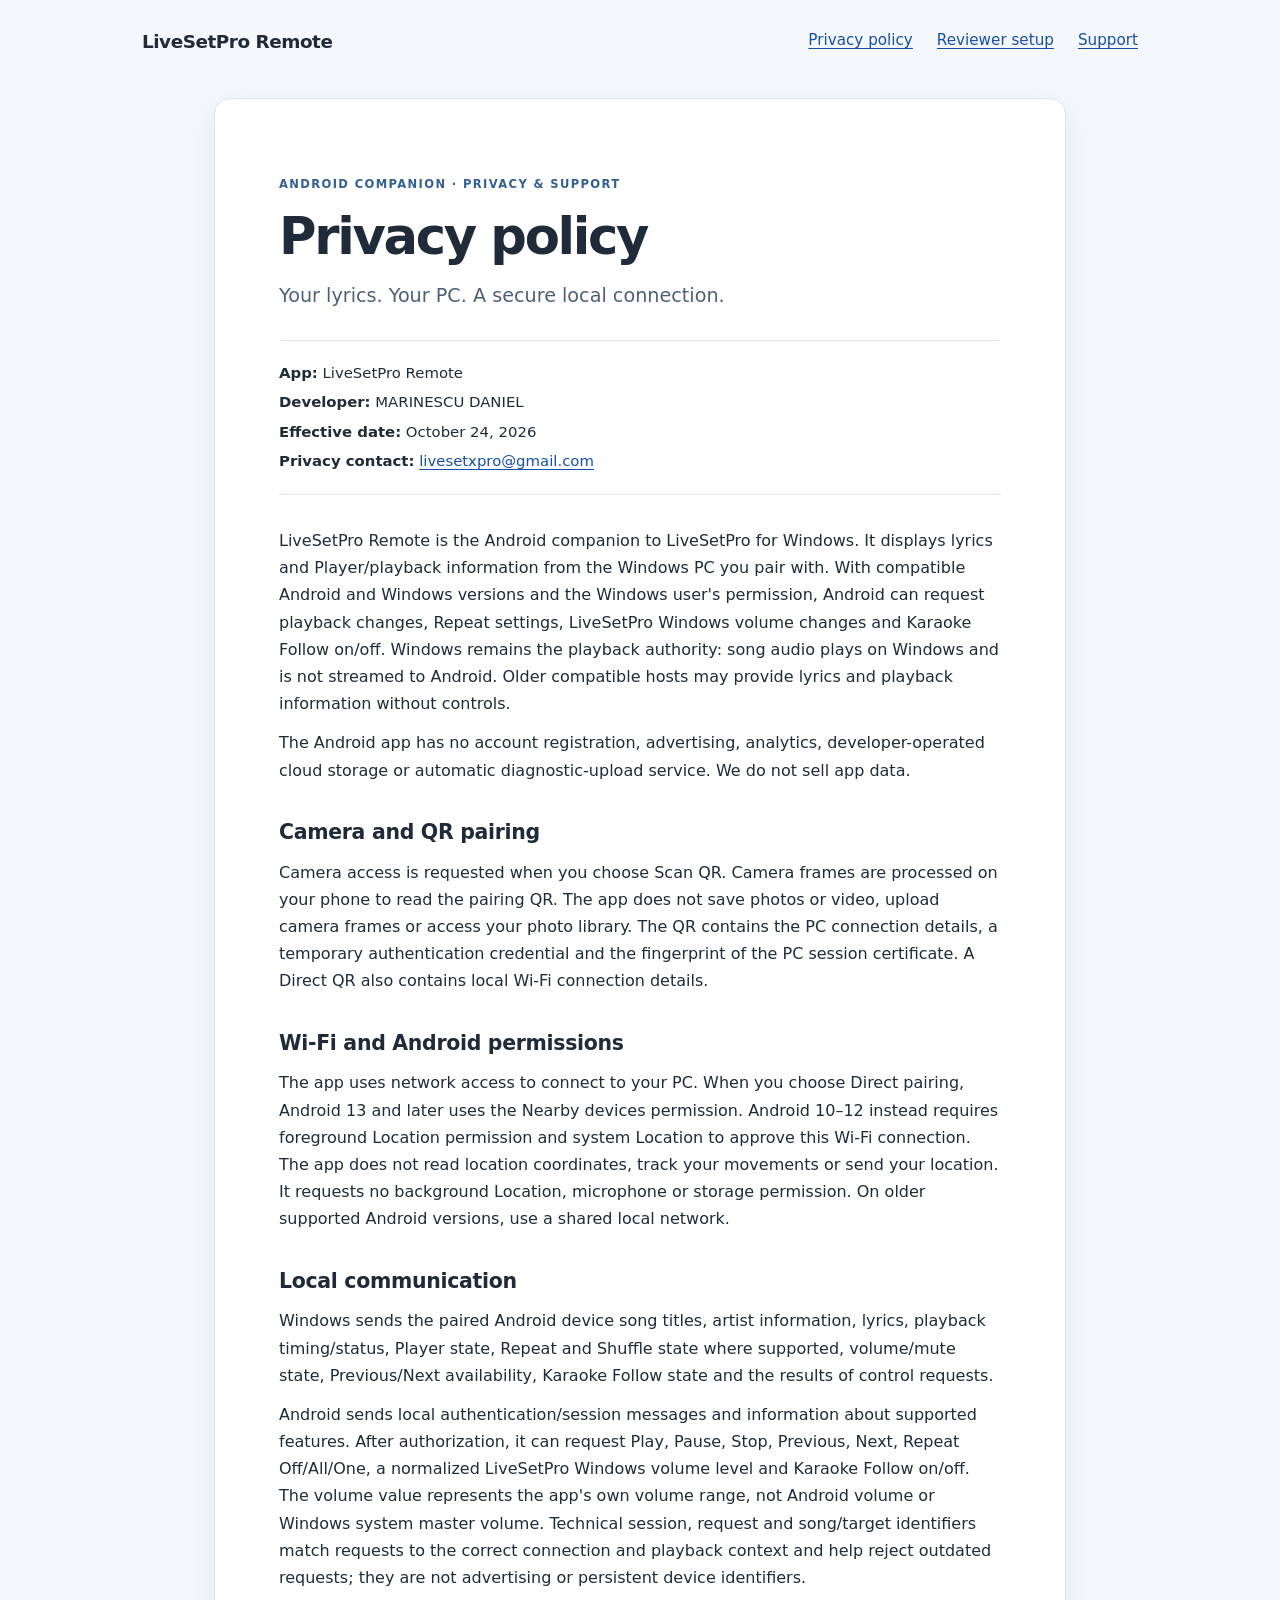
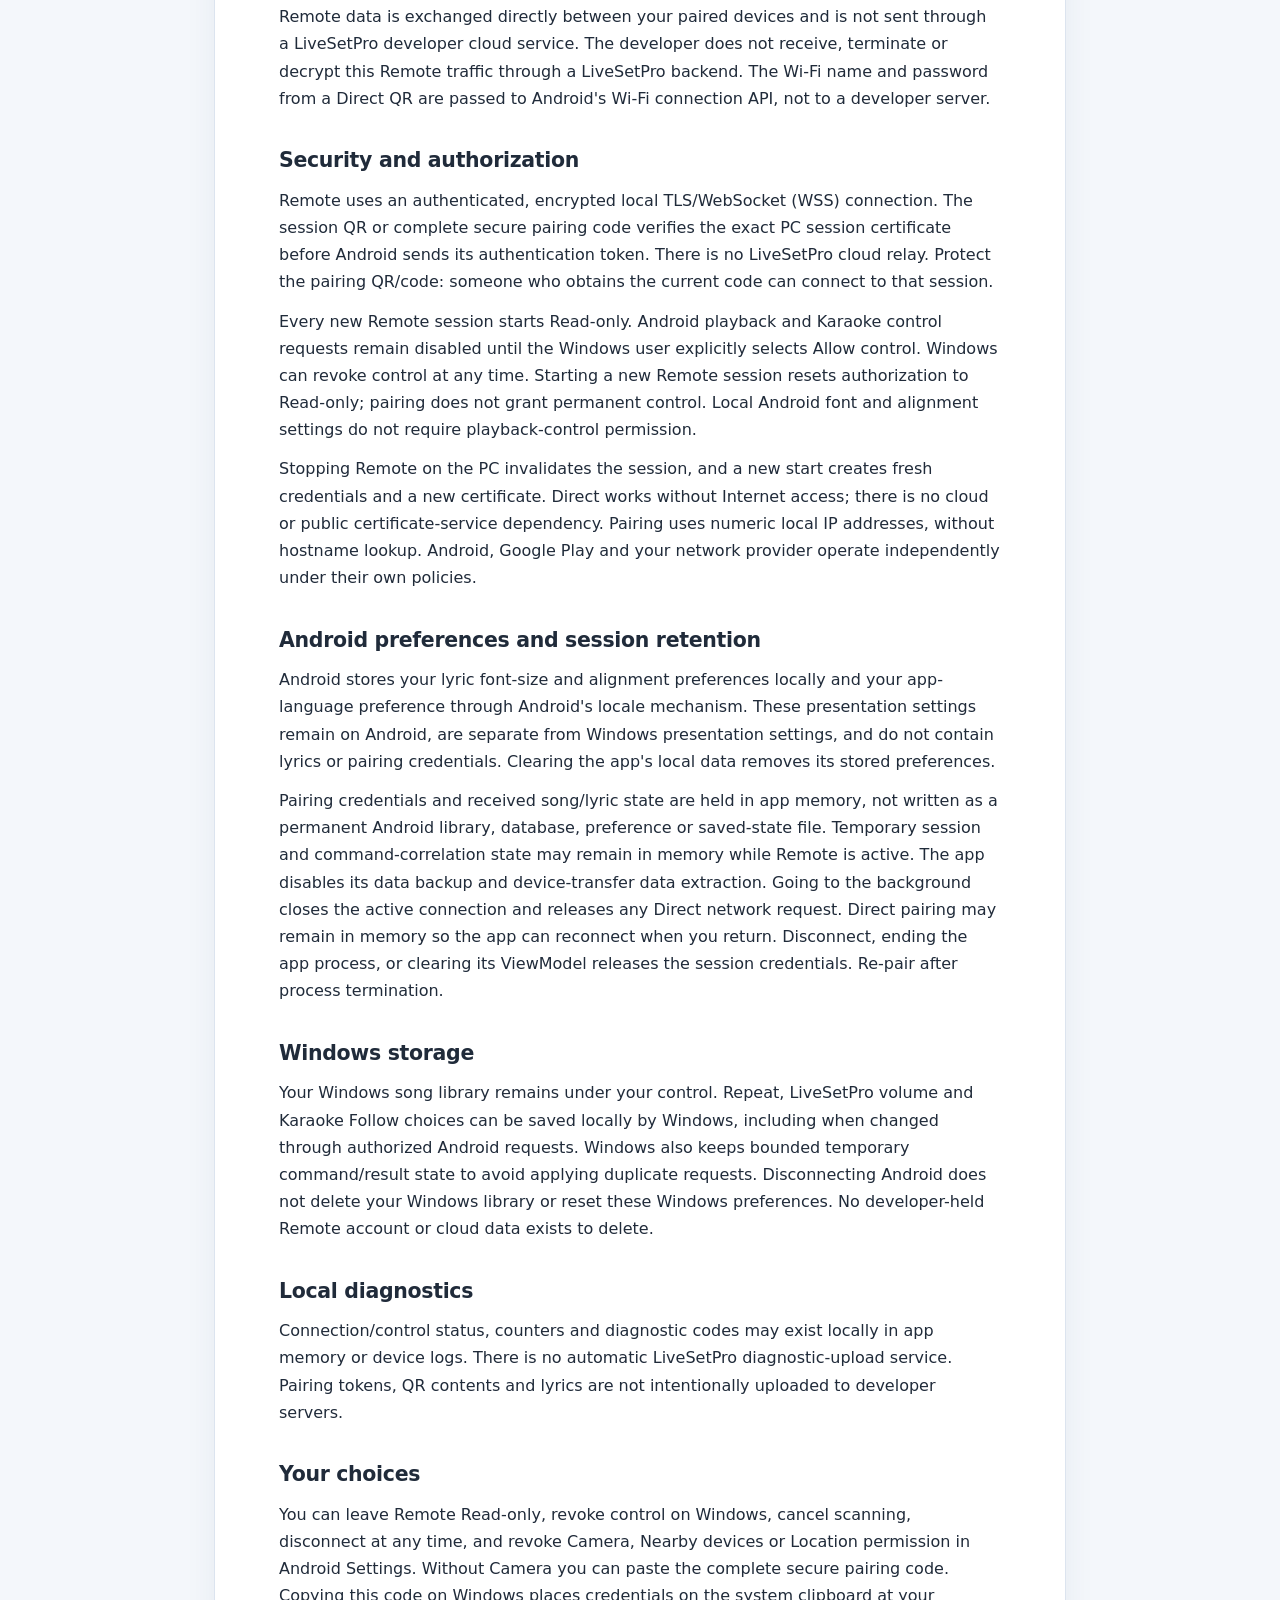
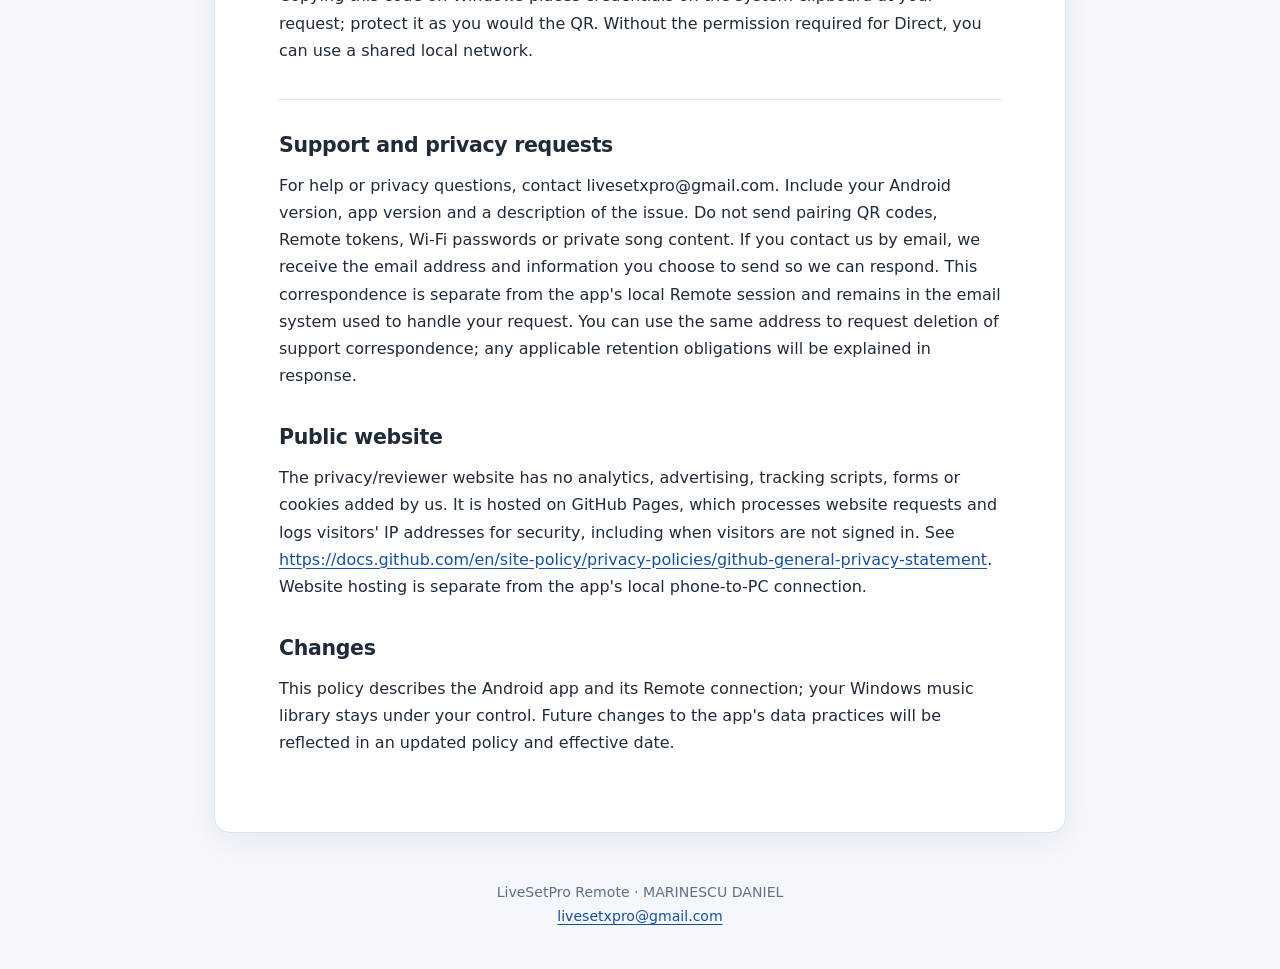
<file: index.html>
<!doctype html>
<html lang="en"><head><meta charset="utf-8"><meta name="viewport" content="width=device-width,initial-scale=1">
<meta name="description" content="Privacy policy and support for LiveSetPro Remote, the Android companion for LiveSetPro on Windows.">
<title>Privacy Policy &amp; Support | LiveSetPro Remote</title><link rel="stylesheet" href="style.css"></head>
<body><a class="skip" href="#privacy">Skip to privacy policy</a>
<header><div class="brand">LiveSetPro Remote</div><nav aria-label="Page navigation"><a href="#privacy">Privacy policy</a><a href="reviewer/">Reviewer setup</a><a href="#support">Support</a></nav></header>
<main><article id="privacy"><p class="eyebrow">ANDROID COMPANION · PRIVACY &amp; SUPPORT</p><h1>Privacy policy</h1>
<p class="intro">Your lyrics. Your PC. A secure local connection.</p>
<div class="meta"><p><strong>App:</strong> LiveSetPro Remote</p><p><strong>Developer:</strong> MARINESCU DANIEL</p><p><strong>Effective date:</strong> October 24, 2026</p><p><strong>Privacy contact:</strong> <a href="mailto:livesetxpro@gmail.com">livesetxpro@gmail.com</a></p></div>
<div id="policy-body">
<p>LiveSetPro Remote is the Android companion to LiveSetPro for Windows. It displays lyrics and Player/playback information from the Windows PC you pair with. With compatible Android and Windows versions and the Windows user&#x27;s permission, Android can request playback changes, Repeat settings, LiveSetPro Windows volume changes and Karaoke Follow on/off. Windows remains the playback authority: song audio plays on Windows and is not streamed to Android. Older compatible hosts may provide lyrics and playback information without controls.</p>
<p>The Android app has no account registration, advertising, analytics, developer-operated cloud storage or automatic diagnostic-upload service. We do not sell app data.</p>
<h2>Camera and QR pairing</h2>
<p>Camera access is requested when you choose Scan QR. Camera frames are processed on your phone to read the pairing QR. The app does not save photos or video, upload camera frames or access your photo library. The QR contains the PC connection details, a temporary authentication credential and the fingerprint of the PC session certificate. A Direct QR also contains local Wi-Fi connection details.</p>
<h2>Wi-Fi and Android permissions</h2>
<p>The app uses network access to connect to your PC. When you choose Direct pairing, Android 13 and later uses the Nearby devices permission. Android 10–12 instead requires foreground Location permission and system Location to approve this Wi-Fi connection. The app does not read location coordinates, track your movements or send your location. It requests no background Location, microphone or storage permission. On older supported Android versions, use a shared local network.</p>
<h2>Local communication</h2>
<p>Windows sends the paired Android device song titles, artist information, lyrics, playback timing/status, Player state, Repeat and Shuffle state where supported, volume/mute state, Previous/Next availability, Karaoke Follow state and the results of control requests.</p>
<p>Android sends local authentication/session messages and information about supported features. After authorization, it can request Play, Pause, Stop, Previous, Next, Repeat Off/All/One, a normalized LiveSetPro Windows volume level and Karaoke Follow on/off. The volume value represents the app&#x27;s own volume range, not Android volume or Windows system master volume. Technical session, request and song/target identifiers match requests to the correct connection and playback context and help reject outdated requests; they are not advertising or persistent device identifiers.</p>
<p>Remote data is exchanged directly between your paired devices and is not sent through a LiveSetPro developer cloud service. The developer does not receive, terminate or decrypt this Remote traffic through a LiveSetPro backend. The Wi-Fi name and password from a Direct QR are passed to Android&#x27;s Wi-Fi connection API, not to a developer server.</p>
<h2>Security and authorization</h2>
<p>Remote uses an authenticated, encrypted local TLS/WebSocket (WSS) connection. The session QR or complete secure pairing code verifies the exact PC session certificate before Android sends its authentication token. There is no LiveSetPro cloud relay. Protect the pairing QR/code: someone who obtains the current code can connect to that session.</p>
<p>Every new Remote session starts Read-only. Android playback and Karaoke control requests remain disabled until the Windows user explicitly selects Allow control. Windows can revoke control at any time. Starting a new Remote session resets authorization to Read-only; pairing does not grant permanent control. Local Android font and alignment settings do not require playback-control permission.</p>
<p>Stopping Remote on the PC invalidates the session, and a new start creates fresh credentials and a new certificate. Direct works without Internet access; there is no cloud or public certificate-service dependency. Pairing uses numeric local IP addresses, without hostname lookup. Android, Google Play and your network provider operate independently under their own policies.</p>
<h2>Android preferences and session retention</h2>
<p>Android stores your lyric font-size and alignment preferences locally and your app-language preference through Android&#x27;s locale mechanism. These presentation settings remain on Android, are separate from Windows presentation settings, and do not contain lyrics or pairing credentials. Clearing the app&#x27;s local data removes its stored preferences.</p>
<p>Pairing credentials and received song/lyric state are held in app memory, not written as a permanent Android library, database, preference or saved-state file. Temporary session and command-correlation state may remain in memory while Remote is active. The app disables its data backup and device-transfer data extraction. Going to the background closes the active connection and releases any Direct network request. Direct pairing may remain in memory so the app can reconnect when you return. Disconnect, ending the app process, or clearing its ViewModel releases the session credentials. Re-pair after process termination.</p>
<h2>Windows storage</h2>
<p>Your Windows song library remains under your control. Repeat, LiveSetPro volume and Karaoke Follow choices can be saved locally by Windows, including when changed through authorized Android requests. Windows also keeps bounded temporary command/result state to avoid applying duplicate requests. Disconnecting Android does not delete your Windows library or reset these Windows preferences. No developer-held Remote account or cloud data exists to delete.</p>
<h2>Local diagnostics</h2>
<p>Connection/control status, counters and diagnostic codes may exist locally in app memory or device logs. There is no automatic LiveSetPro diagnostic-upload service. Pairing tokens, QR contents and lyrics are not intentionally uploaded to developer servers.</p>
<h2>Your choices</h2>
<p>You can leave Remote Read-only, revoke control on Windows, cancel scanning, disconnect at any time, and revoke Camera, Nearby devices or Location permission in Android Settings. Without Camera you can paste the complete secure pairing code. Copying this code on Windows places credentials on the system clipboard at your request; protect it as you would the QR. Without the permission required for Direct, you can use a shared local network.</p>
<h2 id="support">Support and privacy requests</h2>
<p>For help or privacy questions, contact livesetxpro@gmail.com. Include your Android version, app version and a description of the issue. Do not send pairing QR codes, Remote tokens, Wi-Fi passwords or private song content. If you contact us by email, we receive the email address and information you choose to send so we can respond. This correspondence is separate from the app&#x27;s local Remote session and remains in the email system used to handle your request. You can use the same address to request deletion of support correspondence; any applicable retention obligations will be explained in response.</p>
<h2>Public website</h2>
<p>The privacy/reviewer website has no analytics, advertising, tracking scripts, forms or cookies added by us. It is hosted on GitHub Pages, which processes website requests and logs visitors&#x27; IP addresses for security, including when visitors are not signed in. See <a href="https://docs.github.com/en/site-policy/privacy-policies/github-general-privacy-statement" rel="noreferrer">https://docs.github.com/en/site-policy/privacy-policies/github-general-privacy-statement</a>. Website hosting is separate from the app&#x27;s local phone-to-PC connection.</p>
<h2>Changes</h2>
<p>This policy describes the Android app and its Remote connection; your Windows music library stays under your control. Future changes to the app&#x27;s data practices will be reflected in an updated policy and effective date.</p>
</div></article></main><footer>LiveSetPro Remote · MARINESCU DANIEL<br><a href="mailto:livesetxpro@gmail.com">livesetxpro@gmail.com</a></footer></body></html>
</file>
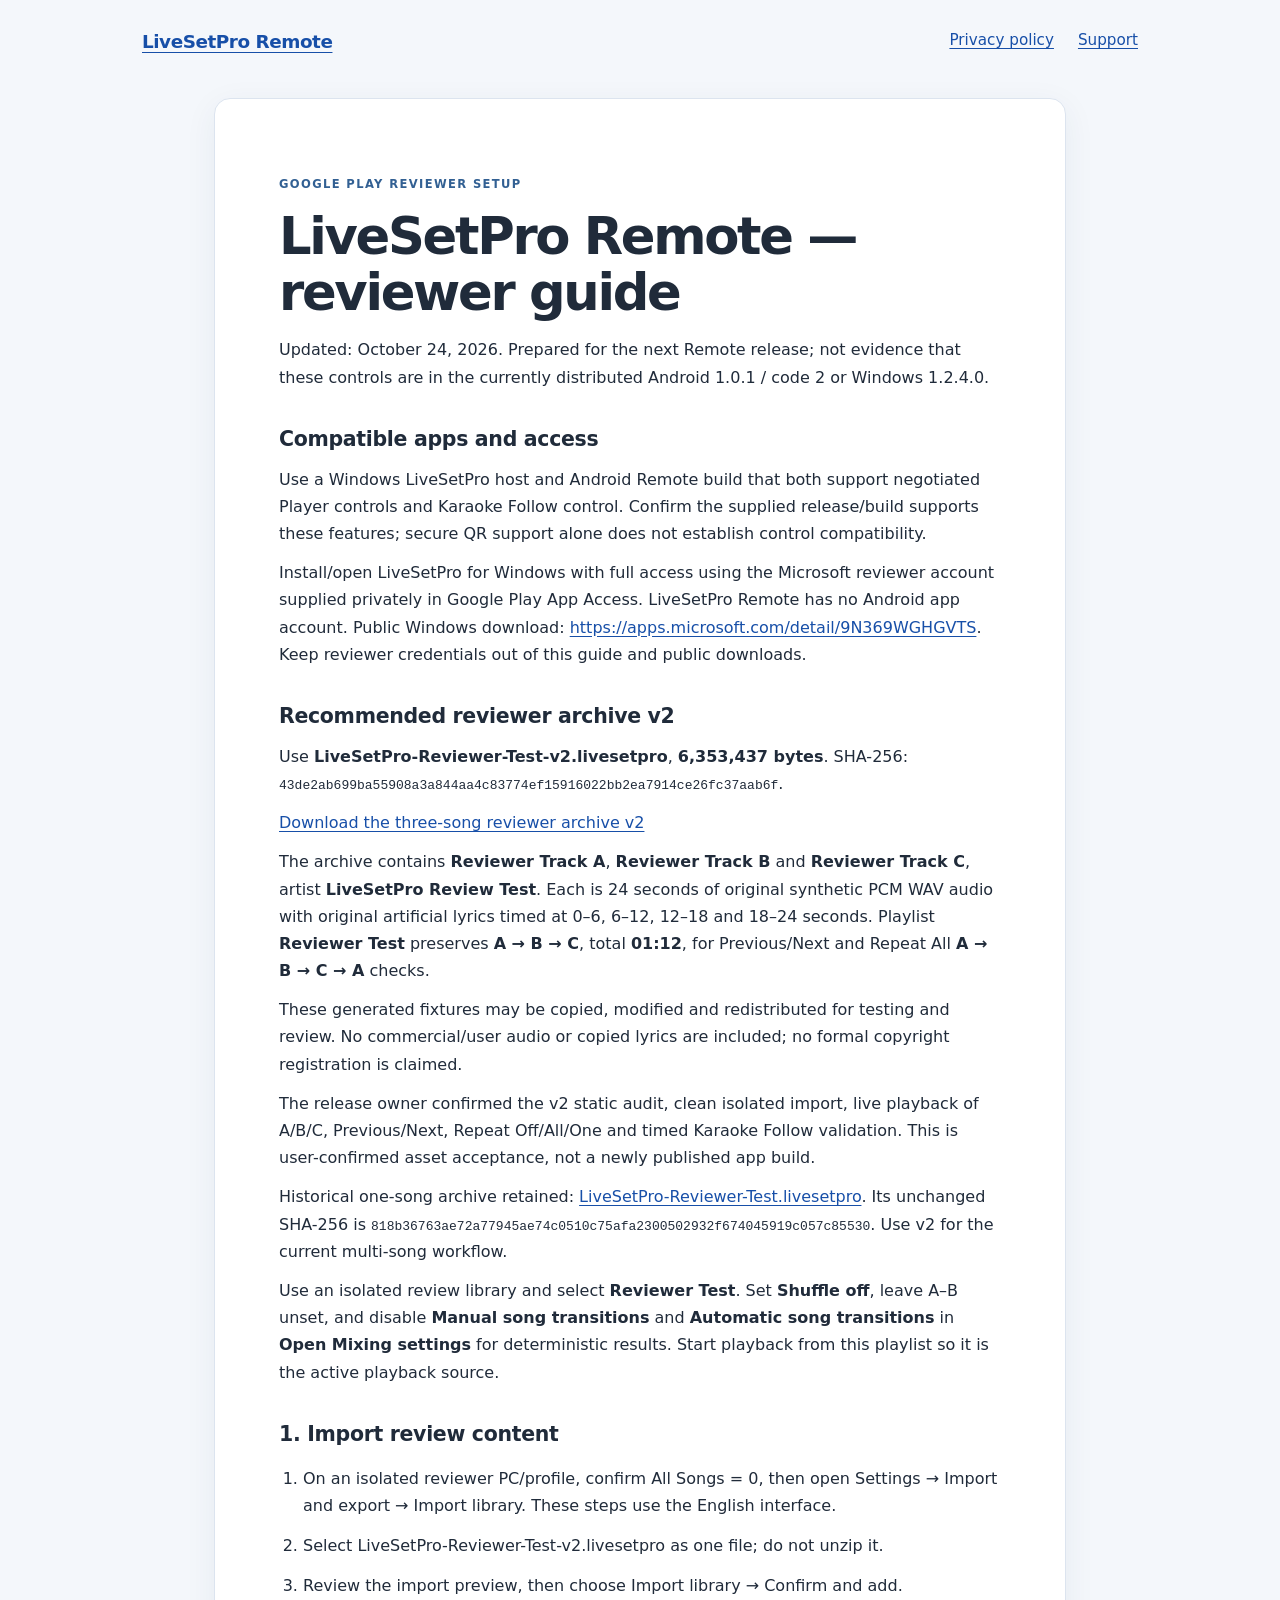
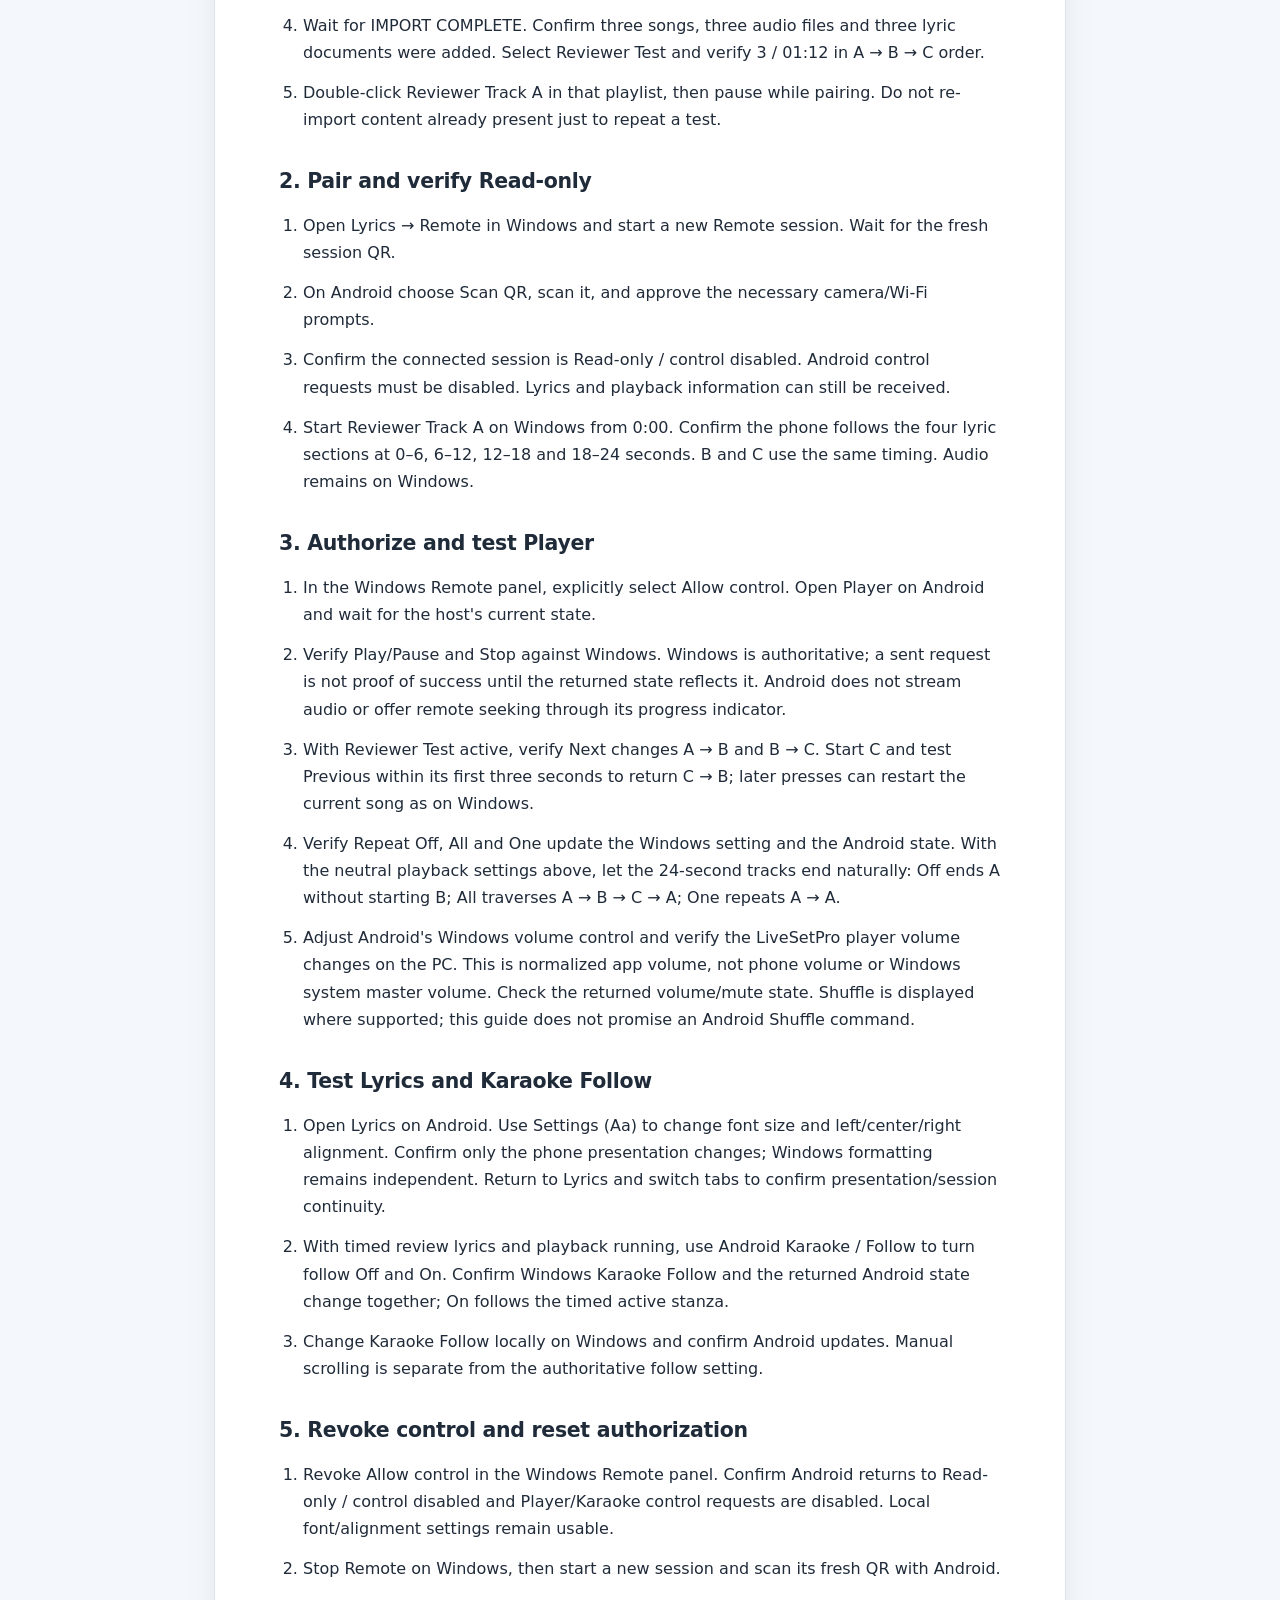
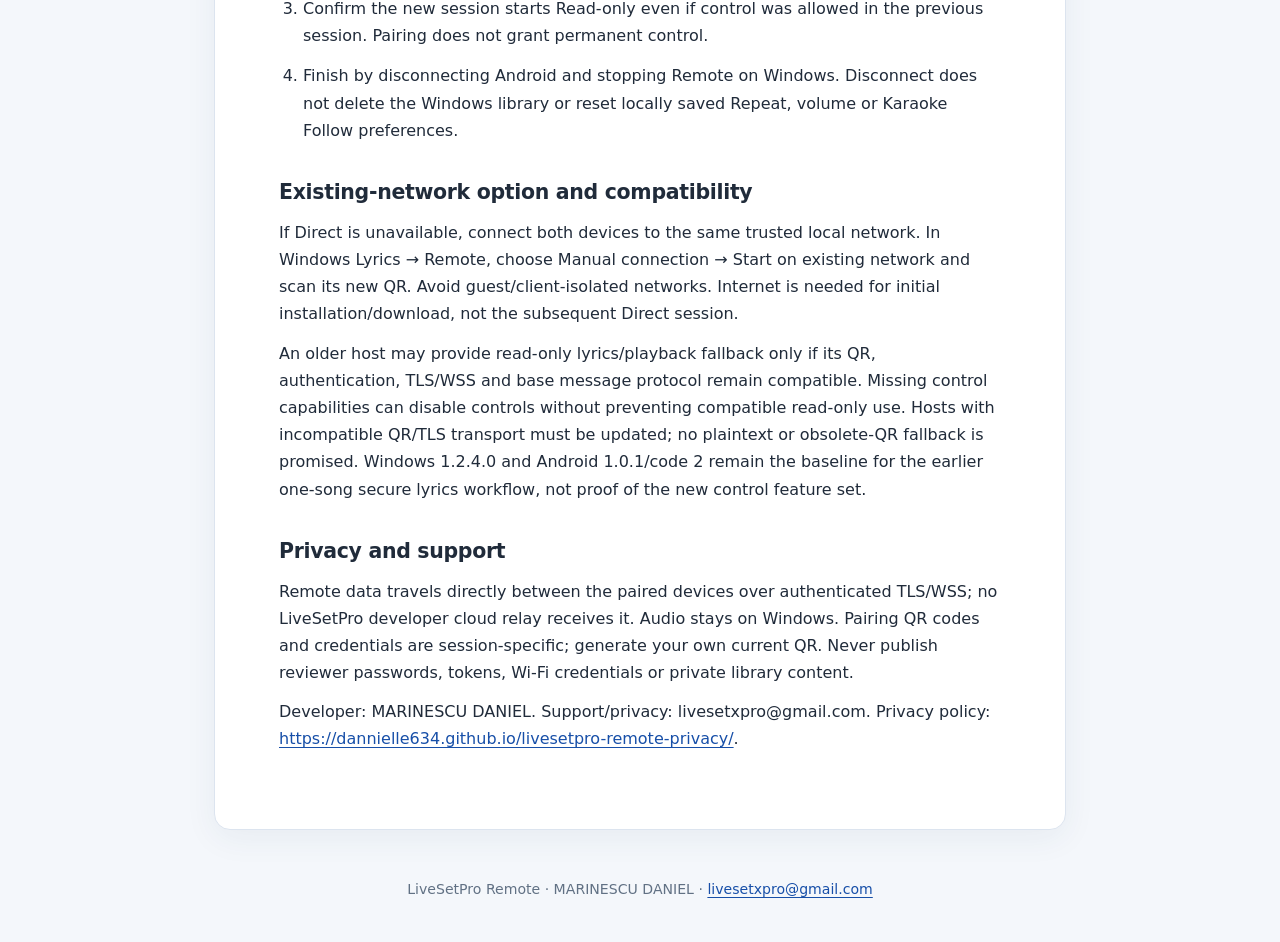
<file: reviewer/index.html>
<!doctype html>
<html lang="en"><head><meta charset="utf-8"><meta name="viewport" content="width=device-width,initial-scale=1">
<meta name="description" content="Reviewer setup for secure lyrics and authorized Player and Karaoke control with compatible LiveSetPro builds.">
<title>Google Play Reviewer Setup | LiveSetPro Remote</title><link rel="stylesheet" href="../style.css"></head>
<body><a class="skip" href="#setup">Skip to reviewer setup</a>
<header><a class="brand" href="../">LiveSetPro Remote</a><nav aria-label="Page navigation"><a href="../#privacy">Privacy policy</a><a href="../#support">Support</a></nav></header>
<main><article id="setup"><p class="eyebrow">GOOGLE PLAY REVIEWER SETUP</p>
<h1>LiveSetPro Remote — reviewer guide</h1>
<p>Updated: October 24, 2026. Prepared for the next Remote release; not evidence that these controls are in the currently distributed Android 1.0.1 / code 2 or Windows 1.2.4.0.</p>
<h2>Compatible apps and access</h2>
<p>Use a Windows LiveSetPro host and Android Remote build that both support negotiated Player controls and Karaoke Follow control. Confirm the supplied release/build supports these features; secure QR support alone does not establish control compatibility.</p>
<p>Install/open LiveSetPro for Windows with full access using the Microsoft reviewer account supplied privately in Google Play App Access. LiveSetPro Remote has no Android app account. Public Windows download: <a href="https://apps.microsoft.com/detail/9N369WGHGVTS">https://apps.microsoft.com/detail/9N369WGHGVTS</a>. Keep reviewer credentials out of this guide and public downloads.</p>
<h2>Recommended reviewer archive v2</h2>
<p>Use <strong>LiveSetPro-Reviewer-Test-v2.livesetpro</strong>, <strong>6,353,437 bytes</strong>. SHA-256: <code>43de2ab699ba55908a3a844aa4c83774ef15916022bb2ea7914ce26fc37aab6f</code>.</p>
<p><a href="LiveSetPro-Reviewer-Test-v2.livesetpro" download>Download the three-song reviewer archive v2</a></p>
<p>The archive contains <strong>Reviewer Track A</strong>, <strong>Reviewer Track B</strong> and <strong>Reviewer Track C</strong>, artist <strong>LiveSetPro Review Test</strong>. Each is 24 seconds of original synthetic PCM WAV audio with original artificial lyrics timed at 0–6, 6–12, 12–18 and 18–24 seconds. Playlist <strong>Reviewer Test</strong> preserves <strong>A → B → C</strong>, total <strong>01:12</strong>, for Previous/Next and Repeat All <strong>A → B → C → A</strong> checks.</p>
<p>These generated fixtures may be copied, modified and redistributed for testing and review. No commercial/user audio or copied lyrics are included; no formal copyright registration is claimed.</p>
<p>The release owner confirmed the v2 static audit, clean isolated import, live playback of A/B/C, Previous/Next, Repeat Off/All/One and timed Karaoke Follow validation. This is user-confirmed asset acceptance, not a newly published app build.</p>
<p>Historical one-song archive retained: <a href="LiveSetPro-Reviewer-Test.livesetpro" download>LiveSetPro-Reviewer-Test.livesetpro</a>. Its unchanged SHA-256 is <code>818b36763ae72a77945ae74c0510c75afa2300502932f674045919c057c85530</code>. Use v2 for the current multi-song workflow.</p>
<p>Use an isolated review library and select <strong>Reviewer Test</strong>. Set <strong>Shuffle off</strong>, leave A–B unset, and disable <strong>Manual song transitions</strong> and <strong>Automatic song transitions</strong> in <strong>Open Mixing settings</strong> for deterministic results. Start playback from this playlist so it is the active playback source.</p>
<h2>1. Import review content</h2>
<ol class="steps">
<li>On an isolated reviewer PC/profile, confirm All Songs = 0, then open Settings → Import and export → Import library. These steps use the English interface.</li>
<li>Select LiveSetPro-Reviewer-Test-v2.livesetpro as one file; do not unzip it.</li>
<li>Review the import preview, then choose Import library → Confirm and add.</li>
<li>Wait for IMPORT COMPLETE. Confirm three songs, three audio files and three lyric documents were added. Select Reviewer Test and verify 3 / 01:12 in A → B → C order.</li>
<li>Double-click Reviewer Track A in that playlist, then pause while pairing. Do not re-import content already present just to repeat a test.</li>
</ol>
<h2>2. Pair and verify Read-only</h2>
<ol class="steps">
<li>Open Lyrics → Remote in Windows and start a new Remote session. Wait for the fresh session QR.</li>
<li>On Android choose Scan QR, scan it, and approve the necessary camera/Wi-Fi prompts.</li>
<li>Confirm the connected session is Read-only / control disabled. Android control requests must be disabled. Lyrics and playback information can still be received.</li>
<li>Start Reviewer Track A on Windows from 0:00. Confirm the phone follows the four lyric sections at 0–6, 6–12, 12–18 and 18–24 seconds. B and C use the same timing. Audio remains on Windows.</li>
</ol>
<h2>3. Authorize and test Player</h2>
<ol class="steps">
<li>In the Windows Remote panel, explicitly select Allow control. Open Player on Android and wait for the host&#x27;s current state.</li>
<li>Verify Play/Pause and Stop against Windows. Windows is authoritative; a sent request is not proof of success until the returned state reflects it. Android does not stream audio or offer remote seeking through its progress indicator.</li>
<li>With Reviewer Test active, verify Next changes A → B and B → C. Start C and test Previous within its first three seconds to return C → B; later presses can restart the current song as on Windows.</li>
<li>Verify Repeat Off, All and One update the Windows setting and the Android state. With the neutral playback settings above, let the 24-second tracks end naturally: Off ends A without starting B; All traverses A → B → C → A; One repeats A → A.</li>
<li>Adjust Android&#x27;s Windows volume control and verify the LiveSetPro player volume changes on the PC. This is normalized app volume, not phone volume or Windows system master volume. Check the returned volume/mute state. Shuffle is displayed where supported; this guide does not promise an Android Shuffle command.</li>
</ol>
<h2>4. Test Lyrics and Karaoke Follow</h2>
<ol class="steps">
<li>Open Lyrics on Android. Use Settings (Aa) to change font size and left/center/right alignment. Confirm only the phone presentation changes; Windows formatting remains independent. Return to Lyrics and switch tabs to confirm presentation/session continuity.</li>
<li>With timed review lyrics and playback running, use Android Karaoke / Follow to turn follow Off and On. Confirm Windows Karaoke Follow and the returned Android state change together; On follows the timed active stanza.</li>
<li>Change Karaoke Follow locally on Windows and confirm Android updates. Manual scrolling is separate from the authoritative follow setting.</li>
</ol>
<h2>5. Revoke control and reset authorization</h2>
<ol class="steps">
<li>Revoke Allow control in the Windows Remote panel. Confirm Android returns to Read-only / control disabled and Player/Karaoke control requests are disabled. Local font/alignment settings remain usable.</li>
<li>Stop Remote on Windows, then start a new session and scan its fresh QR with Android.</li>
<li>Confirm the new session starts Read-only even if control was allowed in the previous session. Pairing does not grant permanent control.</li>
<li>Finish by disconnecting Android and stopping Remote on Windows. Disconnect does not delete the Windows library or reset locally saved Repeat, volume or Karaoke Follow preferences.</li>
</ol>
<h2>Existing-network option and compatibility</h2>
<p>If Direct is unavailable, connect both devices to the same trusted local network. In Windows Lyrics → Remote, choose Manual connection → Start on existing network and scan its new QR. Avoid guest/client-isolated networks. Internet is needed for initial installation/download, not the subsequent Direct session.</p>
<p>An older host may provide read-only lyrics/playback fallback only if its QR, authentication, TLS/WSS and base message protocol remain compatible. Missing control capabilities can disable controls without preventing compatible read-only use. Hosts with incompatible QR/TLS transport must be updated; no plaintext or obsolete-QR fallback is promised. Windows 1.2.4.0 and Android 1.0.1/code 2 remain the baseline for the earlier one-song secure lyrics workflow, not proof of the new control feature set.</p>
<h2>Privacy and support</h2>
<p>Remote data travels directly between the paired devices over authenticated TLS/WSS; no LiveSetPro developer cloud relay receives it. Audio stays on Windows. Pairing QR codes and credentials are session-specific; generate your own current QR. Never publish reviewer passwords, tokens, Wi-Fi credentials or private library content.</p>
<p>Developer: MARINESCU DANIEL. Support/privacy: livesetxpro@gmail.com. Privacy policy: <a href="https://dannielle634.github.io/livesetpro-remote-privacy/">https://dannielle634.github.io/livesetpro-remote-privacy/</a>.</p>
</article></main><footer>LiveSetPro Remote · MARINESCU DANIEL · <a href="mailto:livesetxpro@gmail.com">livesetxpro@gmail.com</a></footer></body></html>
</file>
<file: style.css>
*{box-sizing:border-box}html{scroll-behavior:smooth;scroll-padding-top:2rem}body{margin:0;color:#202b3a;background:#f4f7fb;font-family:system-ui,-apple-system,BlinkMacSystemFont,"Segoe UI",sans-serif;line-height:1.7}a{color:#174fa8;text-underline-offset:.2em;overflow-wrap:anywhere}a:focus-visible{outline:3px solid #2367cd;outline-offset:4px}.skip{position:absolute;left:1rem;top:-5rem;background:white;padding:.6rem;z-index:2}.skip:focus{top:1rem}header{max-width:1060px;margin:auto;padding:1.6rem 2rem;display:flex;align-items:center;justify-content:space-between;gap:1rem}.brand{font-weight:750;letter-spacing:-.025em;font-size:1.15rem}nav{display:flex;gap:1.5rem;font-size:.95rem}main{max-width:900px;margin:1rem auto 3rem;padding:0 1.5rem}article{background:white;border:1px solid #dce4ef;border-radius:16px;padding:clamp(1.5rem,5vw,4rem);box-shadow:0 8px 32px #243e6410}.eyebrow{font-size:.72rem;font-weight:700;color:#326093;letter-spacing:.12em}h1{font-size:clamp(2.1rem,6vw,3.2rem);line-height:1.1;letter-spacing:-.045em;margin:.8rem 0 1rem}h2{font-size:1.28rem;line-height:1.35;letter-spacing:-.015em;margin:0 0 .7rem}.intro{font-size:1.2rem;color:#4c6177}.meta{border-block:1px solid #e2e8f1;padding:1rem 0;margin:1.7rem 0 2rem;font-size:.93rem}.meta p{margin:.25rem 0}section{margin-top:2.2rem}p{margin:.75rem 0}footer{text-align:center;padding:0 1.5rem 2.5rem;color:#617184;font-size:.88rem}#support{border-top:1px solid #dce4ef;padding-top:2rem}@media(max-width:480px){header{padding:1.2rem 1.5rem;align-items:flex-start;flex-direction:column}nav{gap:1.3rem}main{padding:0 .8rem;margin-top:0}article{border-radius:12px}}@media(prefers-reduced-motion:reduce){html{scroll-behavior:auto}}
#policy-body h2,#setup h2{margin-top:2.2rem}.steps{padding-left:1.5rem}.steps li{margin:.8rem 0}article p,article li{overflow-wrap:anywhere}
</file>
